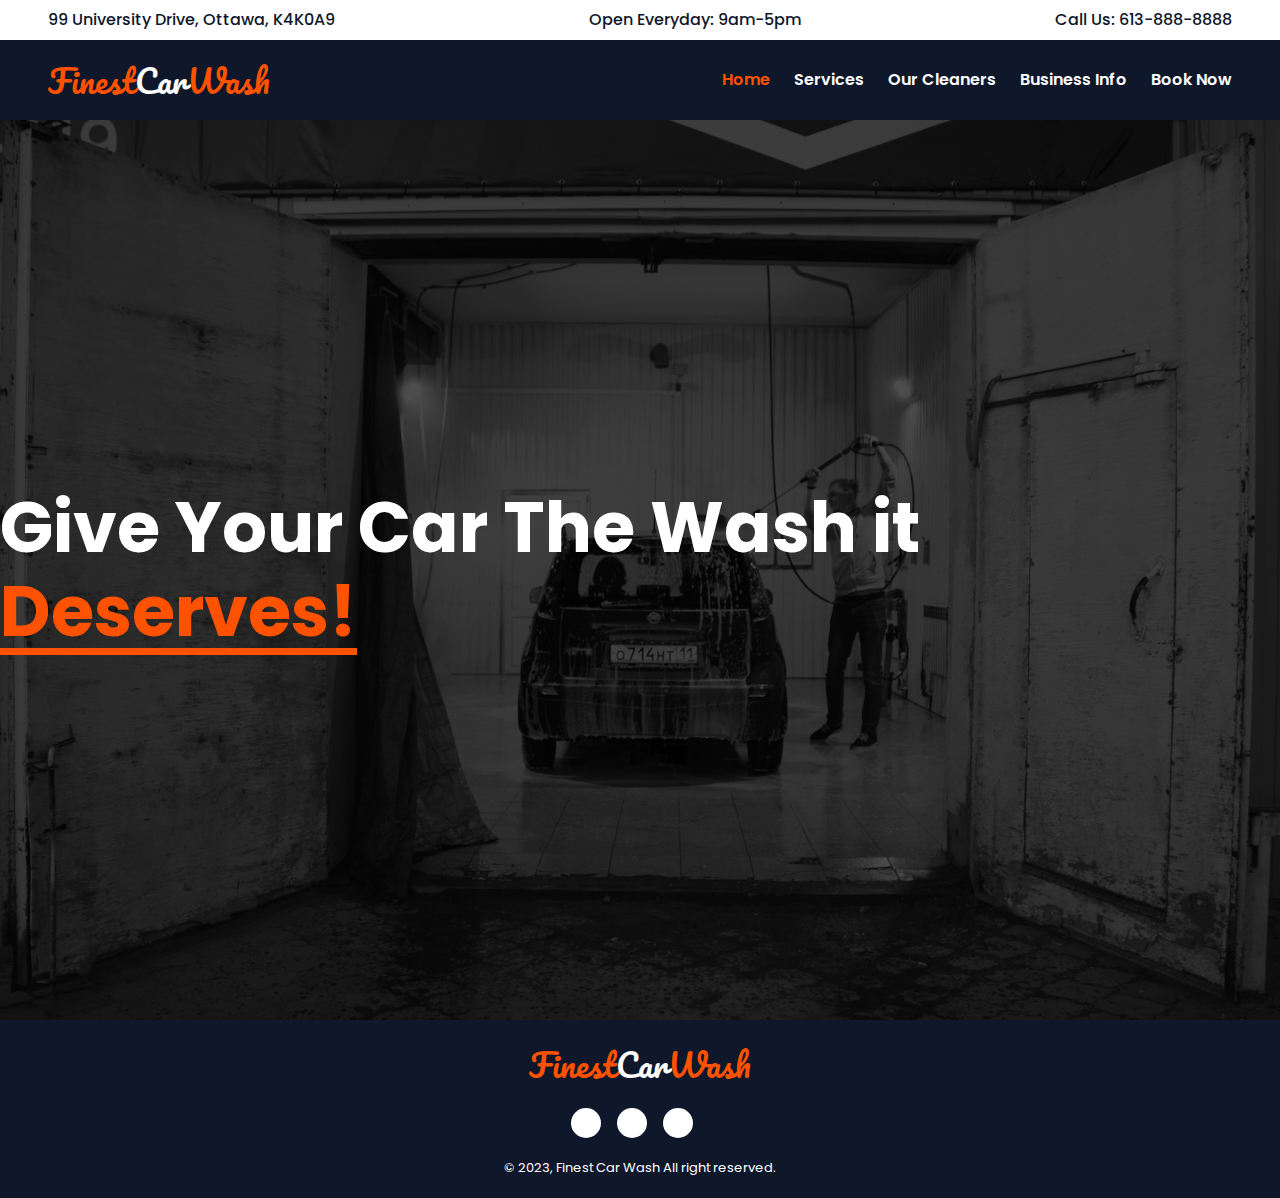
<file: index.html>
<!DOCTYPE html>
<html lang="en">
  <head>
    <meta charset="UTF-8" />
    <meta http-equiv="X-UA-Compatible" content="IE=edge" />
    <meta name="viewport" content="width=device-width, initial-scale=1.0" />

    <!-- favicon linkup -->
    <link rel="shortcut icon" href="./images/car.png" type="image/x-icon" />

    <!-- document title -->
    <title>Home - Finest Car Washing</title>

    <!-- Google fonts linkup -->
    <link rel="preconnect" href="https://fonts.googleapis.com" />
    <link rel="preconnect" href="https://fonts.gstatic.com" crossorigin />
    <link
      href="https://fonts.googleapis.com/css2?family=Pacifico&family=Poppins:wght@100;200;300;400;500;600;700;800;900&display=swap"
      rel="stylesheet"
    />

    <!-- Font Awesome CDN -->
    <link
      rel="stylesheet"
      href="https://cdnjs.cloudflare.com/ajax/libs/font-awesome/6.4.0/css/all.min.css"
      integrity="sha512-iecdLmaskl7CVkqkXNQ/ZH/XLlvWZOJyj7Yy7tcenmpD1ypASozpmT/E0iPtmFIB46ZmdtAc9eNBvH0H/ZpiBw=="
      crossorigin="anonymous"
      referrerpolicy="no-referrer"
    />

    <!-- Bootstrap Linkup -->
    <link rel="stylesheet" href="./css/bootstrap.min.css" />

    <!-- css linkup -->
    <link rel="stylesheet" href="./css/style.css" />
  </head>
  <body>
    <!-- Navbar -->
    <nav>
      <!-- TopBar -->
      <div
        class="topbar bg-white d-flex justify-content-between align-items-center ps-5 pe-5"
      >
        <div class="text-start">
          <p>99 University Drive, Ottawa, K4K0A9</p>
        </div>
        <div class="text-center">
          <p>Open Everyday: 9am-5pm</p>
        </div>
        <div class="text-end">
          <p>Call Us: 613-888-8888</p>
        </div>
      </div>

      <!-- navbar -->
      <div class="navbar ps-5 pe-5">
        <div
          class="container-fluid d-flex justify-content-between align-items-center p-0"
        >
          <!-- left side -->
          <div class="nav_left">
            <span class="logo">
              <a href="#" class="fs-2"
                >Finest<span class="text-white">Car</span>Wash</a
              >
            </span>
          </div>
          <!-- right side -->
          <div class="nav_right">
            <ul class="d-flex align-items-center gutter-6">
              <li class="ms-4">
                <a
                  href="#"
                  class="active-page text-white fw-semibold fs-6 position-relative"
                  >Home</a
                >
              </li>
              <li class="ms-4">
                <a
                  href="./services.html"
                  class="text-white fw-semibold fs-6 position-relative"
                  >Services
                </a>
              </li>
              <li class="ms-4">
                <a
                  href="./cleaners.html"
                  class="text-white fw-semibold fs-6 position-relative"
                  >Our Cleaners</a
                >
              </li>
              <li class="ms-4">
                <a
                  href="./business-info.html"
                  class="text-white fw-semibold fs-6 position-relative"
                  >Business Info</a
                >
              </li>
              <li class="ms-4">
                <a
                  href="./booknow.html"
                  class="text-white fw-semibold fs-6 position-relative"
                  >Book Now</a
                >
              </li>
            </ul>
          </div>
        </div>
      </div>
    </nav>

    <!-- Banner Section -->
    <section class="banner">
      <h1 class="header_title">
        Give Your Car The Wash it <span class="underline-text">Deserves!</span>
      </h1>
    </section>

    <!-- Footer -->
    <footer>
      <span class="logo">
        <a href="#" class="fs-2"
          >Finest<span class="text-white">Car</span>Wash</a
        >
      </span>

      <div
        class="social_links d-flex justify-content-between align-items-center"
      >
        <div
          class="bg-white me-3 d-flex justify-content-center rounded-circle align-items-center w-full"
        >
          <a href="#">
            <i class="fa-brands fa-facebook"></i>
          </a>
        </div>

        <div
          class="bg-white me-3 d-flex justify-content-center rounded-circle align-items-center w-full"
        >
          <a href="#">
            <i class="fa-brands fa-instagram"></i>
          </a>
        </div>

        <div
          class="bg-white me-3 d-flex justify-content-center rounded-circle align-items-center w-full"
        >
          <a href="#">
            <i class="fa-brands fa-twitter"></i>
          </a>
        </div>
      </div>

      <p class="text-white">&copy; 2023, Finest Car Wash All right reserved.</p>
    </footer>

    <!-- Js file linkup -->
    <script src="./js/app.js"></script>
    <!-- Bootstrap JS -->
    <script src="./js/bootstrap.min.js"></script>
  </body>
</html>
</file>
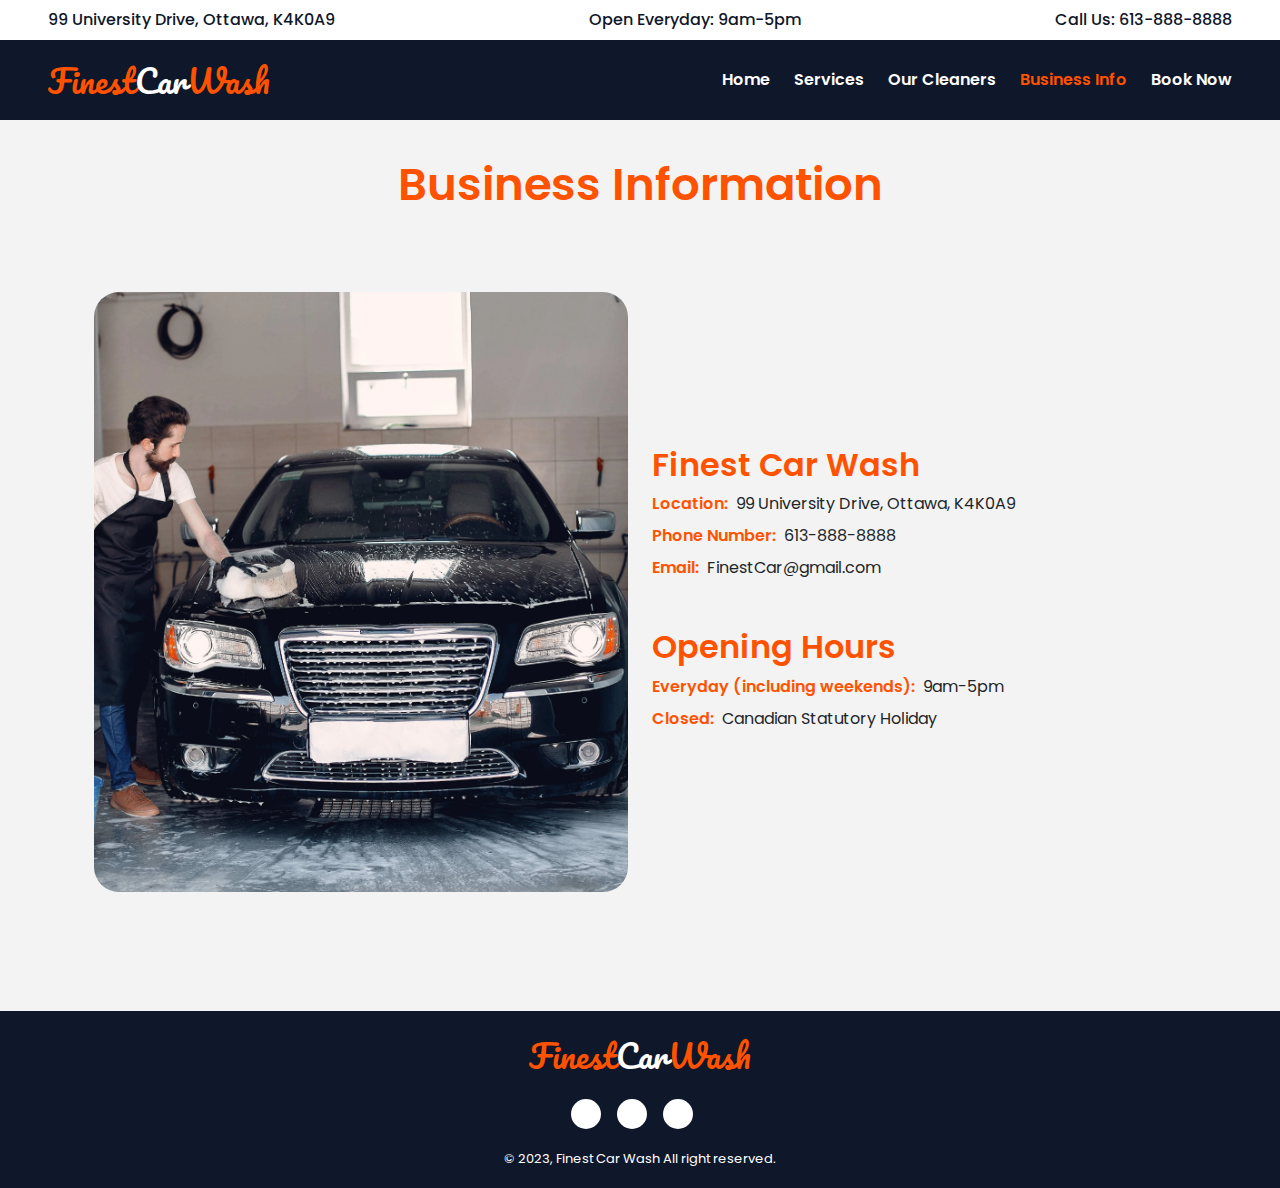
<file: business-info.html>
<!DOCTYPE html>
<html lang="en">
  <head>
    <meta charset="UTF-8" />
    <meta http-equiv="X-UA-Compatible" content="IE=edge" />
    <meta name="viewport" content="width=device-width, initial-scale=1.0" />
    <!-- favicon linkup -->
    <link rel="shortcut icon" href="./images/car.png" type="image/x-icon" />

    <!-- document title -->
    <title>Business Information - Finest Car Washing</title>

    <!-- Google fonts linkup -->
    <link rel="preconnect" href="https://fonts.googleapis.com" />
    <link rel="preconnect" href="https://fonts.gstatic.com" crossorigin />
    <link
      href="https://fonts.googleapis.com/css2?family=Pacifico&family=Poppins:wght@100;200;300;400;500;600;700;800;900&display=swap"
      rel="stylesheet"
    />

    <!-- Font Awesome CDN -->
    <link
      rel="stylesheet"
      href="https://cdnjs.cloudflare.com/ajax/libs/font-awesome/6.4.0/css/all.min.css"
      integrity="sha512-iecdLmaskl7CVkqkXNQ/ZH/XLlvWZOJyj7Yy7tcenmpD1ypASozpmT/E0iPtmFIB46ZmdtAc9eNBvH0H/ZpiBw=="
      crossorigin="anonymous"
      referrerpolicy="no-referrer"
    />

    <!-- Bootstrap Linkup -->
    <link rel="stylesheet" href="./css/bootstrap.min.css" />

    <!-- css linkup -->
    <link rel="stylesheet" href="./css/style.css" />
  </head>
  <body>
    <!-- Navbar -->
    <nav>
      <!-- TopBar -->
      <div
        class="topbar bg-white d-flex justify-content-between align-items-center ps-5 pe-5"
      >
        <div class="text-start">
          <p>99 University Drive, Ottawa, K4K0A9</p>
        </div>
        <div class="text-center">
          <p>Open Everyday: 9am-5pm</p>
        </div>
        <div class="text-end">
          <p>Call Us: 613-888-8888</p>
        </div>
      </div>

      <!-- navbar -->
      <div class="navbar ps-5 pe-5">
        <div
          class="container-fluid d-flex justify-content-between align-items-center p-0"
        >
          <!-- left side -->
          <div class="nav_left">
            <span class="logo">
              <a href="./index.html" class="fs-2"
                >Finest<span class="text-white">Car</span>Wash</a
              >
            </span>
          </div>
          <!-- right side -->
          <div class="nav_right">
            <ul class="d-flex align-items-center gutter-6">
              <li class="ms-4">
                <a
                  href="./index.html"
                  class="text-white fw-semibold fs-6 position-relative"
                  >Home</a
                >
              </li>
              <li class="ms-4">
                <a
                  href="./services.html"
                  class="text-white fw-semibold fs-6 position-relative"
                  >Services
                </a>
              </li>
              <li class="ms-4">
                <a
                  href="./cleaners.html"
                  class="text-white fw-semibold fs-6 position-relative"
                  >Our Cleaners</a
                >
              </li>
              <li class="ms-4">
                <a
                  href="#"
                  class="active-page text-white fw-semibold fs-6 position-relative"
                  >Business Info</a
                >
              </li>
              <li class="ms-4">
                <a
                  href="./booknow.html"
                  class="text-white fw-semibold fs-6 position-relative"
                  >Book Now</a
                >
              </li>
            </ul>
          </div>
        </div>
      </div>
    </nav>

    <!-- Section Start -->
    <section id="business_info">
      <!-- title -->
      <div class="section_heading">
        <h1 class="section_title text-center">Business Information</h1>
      </div>

      <!-- container start -->
      <div class="container">
        <div
          class="bi_content_container row d-flex align-items-center justify-content-between"
          style="margin: 80px 0"
        >
          <!-- left side -->
          <div class="bi_left col-md-6">
            <img src="./images/business-info.webp" alt="business-info" />
          </div>
          <!-- right side -->
          <div class="bi_right col-md-6">
            <!-- company name -->
            <h2 class="fs-2 mb-2">Finest Car Wash</h2>

            <!-- informations -->
            <p class="fs-6 mb-2">
              <span class="me-1">Location:</span> 99 University Drive, Ottawa,
              K4K0A9
            </p>
            <p class="fs-6 mb-2">
              <span class="me-1">Phone Number:</span> 613-888-8888
            </p>
            <p class="fs-6 mb-2">
              <span class="me-1">Email:</span> FinestCar@gmail.com
            </p>

            <div class="mt-5">
              <!-- Opening Hours -->
              <h2 class="fs-2 mb-2">Opening Hours</h2>
              <p class="fs-6 mb-2">
                <span class="me-1">Everyday (including weekends):</span> 9am-5pm
              </p>
              <p class="fs-6 mb-2">
                <span class="me-1">Closed:</span> Canadian Statutory Holiday
              </p>
            </div>
          </div>
        </div>
      </div>
      <!-- container end -->
    </section>
    <!-- Section End -->

    <!-- Footer -->
    <footer>
      <span class="logo">
        <a href="./index.html" class="fs-2"
          >Finest<span class="text-white">Car</span>Wash</a
        >
      </span>

      <div
        class="social_links d-flex justify-content-between align-items-center"
      >
        <div
          class="bg-white me-3 d-flex justify-content-center rounded-circle align-items-center w-full"
        >
          <a href="#">
            <i class="fa-brands fa-facebook"></i>
          </a>
        </div>

        <div
          class="bg-white me-3 d-flex justify-content-center rounded-circle align-items-center w-full"
        >
          <a href="#">
            <i class="fa-brands fa-instagram"></i>
          </a>
        </div>

        <div
          class="bg-white me-3 d-flex justify-content-center rounded-circle align-items-center w-full"
        >
          <a href="#">
            <i class="fa-brands fa-twitter"></i>
          </a>
        </div>
      </div>

      <p class="text-white">&copy; 2023, Finest Car Wash All right reserved.</p>
    </footer>

    <!-- Js file linkup -->
    <script src="./js/app.js"></script>
    <!-- Bootstrap JS -->
    <script src="./js/bootstrap.min.js"></script>
  </body>
</html>
</file>
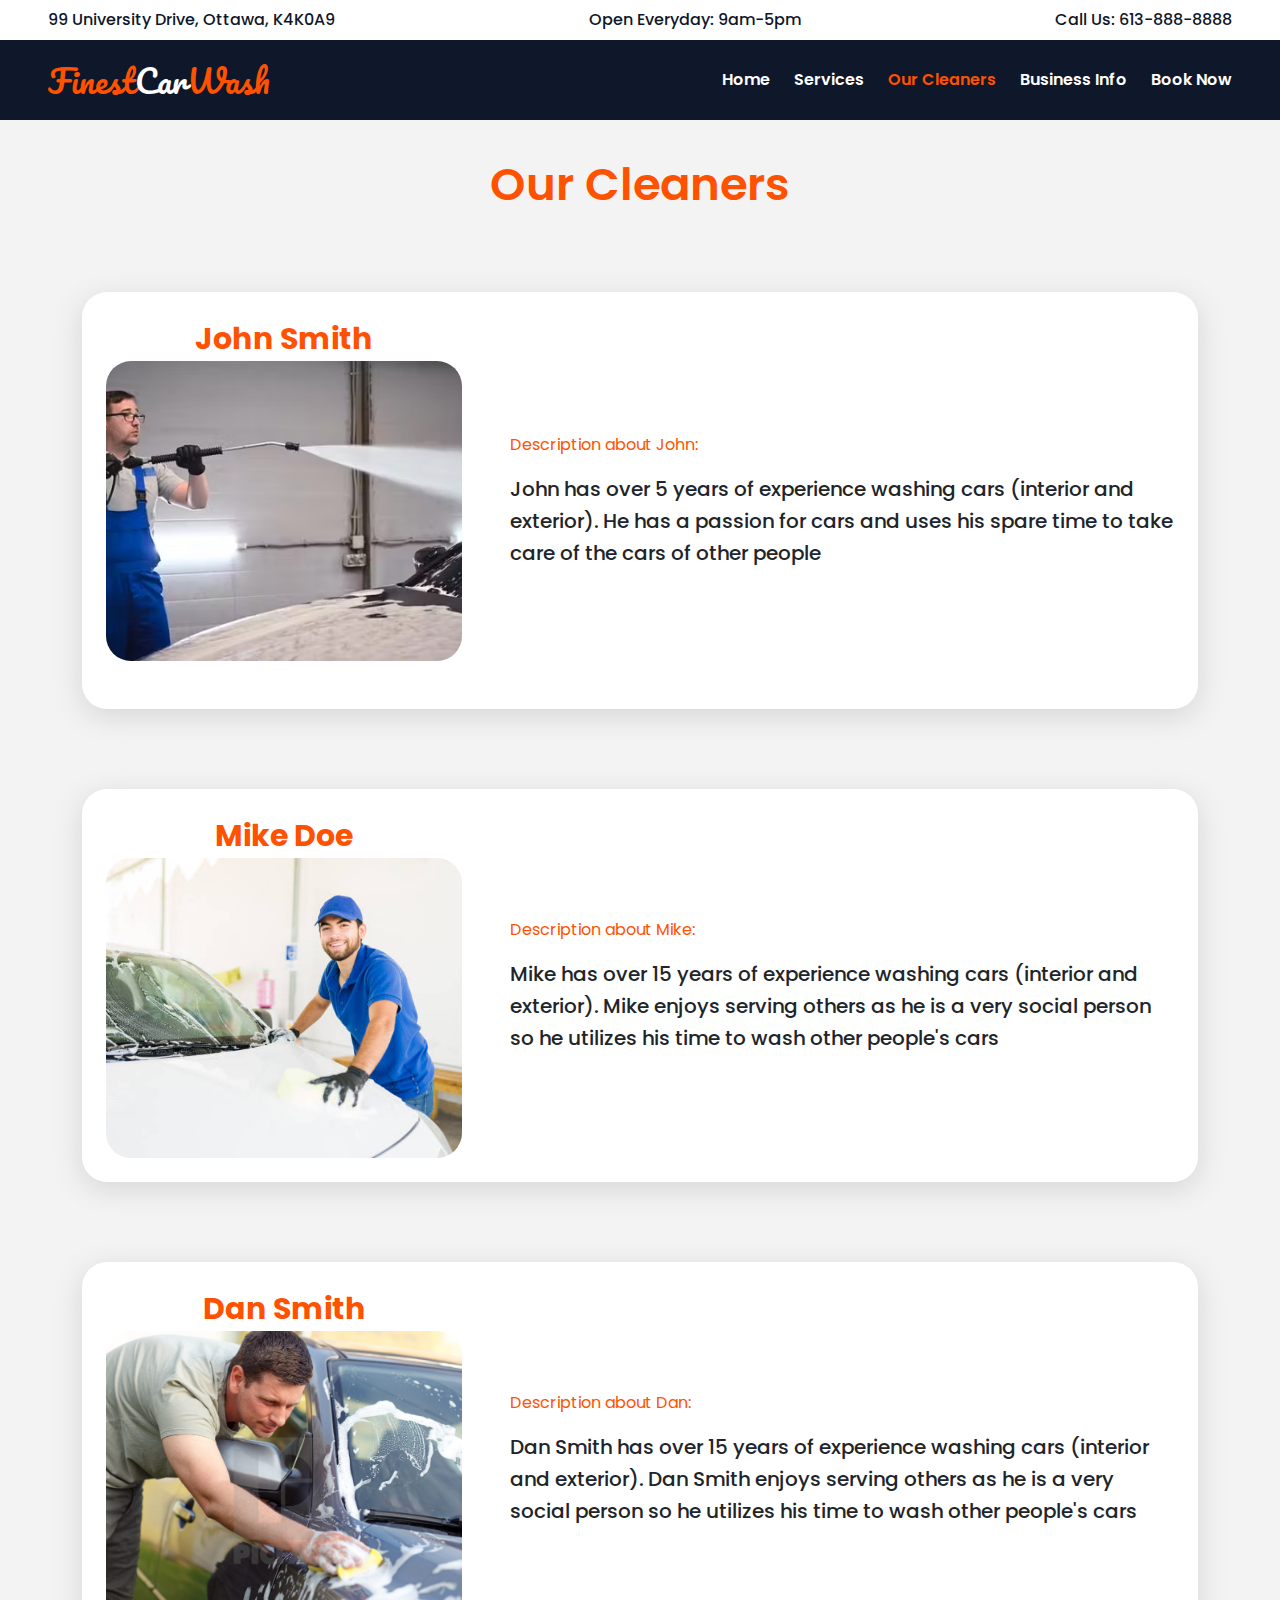
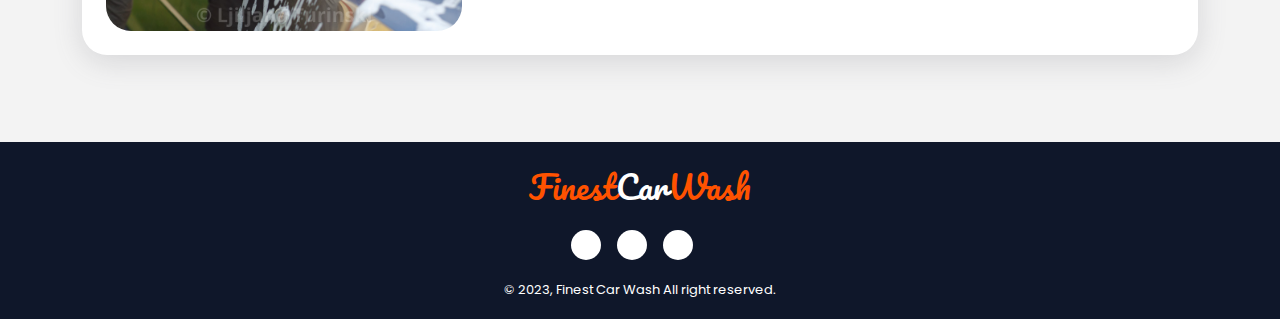
<file: cleaners.html>
<!DOCTYPE html>
<html lang="en">
  <head>
    <meta charset="UTF-8" />
    <meta http-equiv="X-UA-Compatible" content="IE=edge" />
    <meta name="viewport" content="width=device-width, initial-scale=1.0" />
    <!-- favicon linkup -->
    <link rel="shortcut icon" href="./images/car.png" type="image/x-icon" />

    <!-- document title -->
    <title>Our Cleaners - Finest Car Washing</title>

    <!-- Google fonts linkup -->
    <link rel="preconnect" href="https://fonts.googleapis.com" />
    <link rel="preconnect" href="https://fonts.gstatic.com" crossorigin />
    <link
      href="https://fonts.googleapis.com/css2?family=Pacifico&family=Poppins:wght@100;200;300;400;500;600;700;800;900&display=swap"
      rel="stylesheet"
    />

    <!-- Font Awesome CDN -->
    <link
      rel="stylesheet"
      href="https://cdnjs.cloudflare.com/ajax/libs/font-awesome/6.4.0/css/all.min.css"
      integrity="sha512-iecdLmaskl7CVkqkXNQ/ZH/XLlvWZOJyj7Yy7tcenmpD1ypASozpmT/E0iPtmFIB46ZmdtAc9eNBvH0H/ZpiBw=="
      crossorigin="anonymous"
      referrerpolicy="no-referrer"
    />

    <!-- Bootstrap Linkup -->
    <link rel="stylesheet" href="./css/bootstrap.min.css" />

    <!-- css linkup -->
    <link rel="stylesheet" href="./css/style.css" />
  </head>
  <body>
    <!-- Navbar -->
    <nav>
      <!-- TopBar -->
      <div
        class="topbar bg-white d-flex justify-content-between align-items-center ps-5 pe-5"
      >
        <div class="text-start">
          <p>99 University Drive, Ottawa, K4K0A9</p>
        </div>
        <div class="text-center">
          <p>Open Everyday: 9am-5pm</p>
        </div>
        <div class="text-end">
          <p>Call Us: 613-888-8888</p>
        </div>
      </div>

      <!-- navbar -->
      <div class="navbar ps-5 pe-5">
        <div
          class="container-fluid d-flex justify-content-between align-items-center p-0"
        >
          <!-- left side -->
          <div class="nav_left">
            <span class="logo">
              <a href="./index.html" class="fs-2"
                >Finest<span class="text-white">Car</span>Wash</a
              >
            </span>
          </div>
          <!-- right side -->
          <div class="nav_right">
            <ul class="d-flex align-items-center gutter-6">
              <li class="ms-4">
                <a
                  href="./index.html"
                  class="text-white fw-semibold fs-6 position-relative"
                  >Home</a
                >
              </li>
              <li class="ms-4">
                <a
                  href="./services.html"
                  class="text-white fw-semibold fs-6 position-relative"
                  >Services
                </a>
              </li>
              <li class="ms-4">
                <a
                  href="#"
                  class="active-page text-white fw-semibold fs-6 position-relative"
                  >Our Cleaners</a
                >
              </li>
              <li class="ms-4">
                <a
                  href="./business-info.html"
                  class="text-white fw-semibold fs-6 position-relative"
                  >Business Info</a
                >
              </li>
              <li class="ms-4">
                <a
                  href="./booknow.html"
                  class="text-white fw-semibold fs-6 position-relative"
                  >Book Now</a
                >
              </li>
            </ul>
          </div>
        </div>
      </div>
    </nav>

    <!-- Section Start -->
    <section id="cleaners">
      <!-- title -->
      <div class="section_heading">
        <h1 class="section_title text-center">Our Cleaners</h1>
      </div>

      <!-- container -->
      <div class="container">
        <!-- cleaner car -->
        <div
          class="cleaner_card bg-white p-4 d-flex align-items-center justify-content-between"
        >
          <!-- left side -->
          <div class="cc_left me-5 col-md-4 text-center mb-4">
            <p>John Smith</p>
            <img src="./images/car-washer-1.avif" alt="cleaner" />
          </div>

          <!-- right side -->
          <div class="cc_right col-md-8 pe-5">
            <span class="fs-6 mb-3 d-block">Description about John:</span>
            <p class="fs-5">
              John has over 5 years of experience washing cars (interior and
              exterior). He has a passion for cars and uses his spare time to
              take care of the cars of other people
            </p>
          </div>
        </div>

        <!-- cleaner car -->
        <div
          class="cleaner_card bg-white p-4 d-flex align-items-center justify-content-between"
        >
          <!-- left side -->
          <div class="cc_left me-5 col-md-4 text-center">
            <p>Mike Doe</p>
            <img src="./images/our-cleaner-2.jpg" alt="cleaner" />
          </div>

          <!-- right side -->
          <div class="cc_right col-md-8 pe-5">
            <span class="fs-6 mb-3 d-block">Description about Mike:</span>
            <p class="fs-5">
              Mike has over 15 years of experience washing cars (interior and
              exterior). Mike enjoys serving others as he is a very social
              person so he utilizes his time to wash other people's cars
            </p>
          </div>
        </div>

        <!-- cleaner car -->
        <div
          class="cleaner_card bg-white p-4 d-flex align-items-center justify-content-between mb-5"
        >
          <!-- left side -->
          <div class="cc_left me-5 col-md-4 text-center">
            <p>Dan Smith</p>
            <img src="./images/our-cleaner-3.jpg" alt="cleaner" />
          </div>

          <!-- right side -->
          <div class="cc_right col-md-8 pe-5">
            <span class="fs-6 mb-3 d-block">Description about Dan:</span>
            <p class="fs-5">
              Dan Smith has over 15 years of experience washing cars (interior
              and exterior). Dan Smith enjoys serving others as he is a very
              social person so he utilizes his time to wash other people's cars
            </p>
          </div>
        </div>
      </div>
      <!-- Container end -->
    </section>
    <!-- Section End -->

    <!-- Footer -->
    <footer>
      <span class="logo">
        <a href="./index.html" class="fs-2"
          >Finest<span class="text-white">Car</span>Wash</a
        >
      </span>

      <div
        class="social_links d-flex justify-content-between align-items-center"
      >
        <div
          class="bg-white me-3 d-flex justify-content-center rounded-circle align-items-center w-full"
        >
          <a href="#">
            <i class="fa-brands fa-facebook"></i>
          </a>
        </div>

        <div
          class="bg-white me-3 d-flex justify-content-center rounded-circle align-items-center w-full"
        >
          <a href="#">
            <i class="fa-brands fa-instagram"></i>
          </a>
        </div>

        <div
          class="bg-white me-3 d-flex justify-content-center rounded-circle align-items-center w-full"
        >
          <a href="#">
            <i class="fa-brands fa-twitter"></i>
          </a>
        </div>
      </div>

      <p class="text-white">&copy; 2023, Finest Car Wash All right reserved.</p>
    </footer>

    <!-- Js file linkup -->
    <script src="./js/app.js"></script>
    <!-- Bootstrap JS -->
    <script src="./js/bootstrap.min.js"></script>
  </body>
</html>
</file>
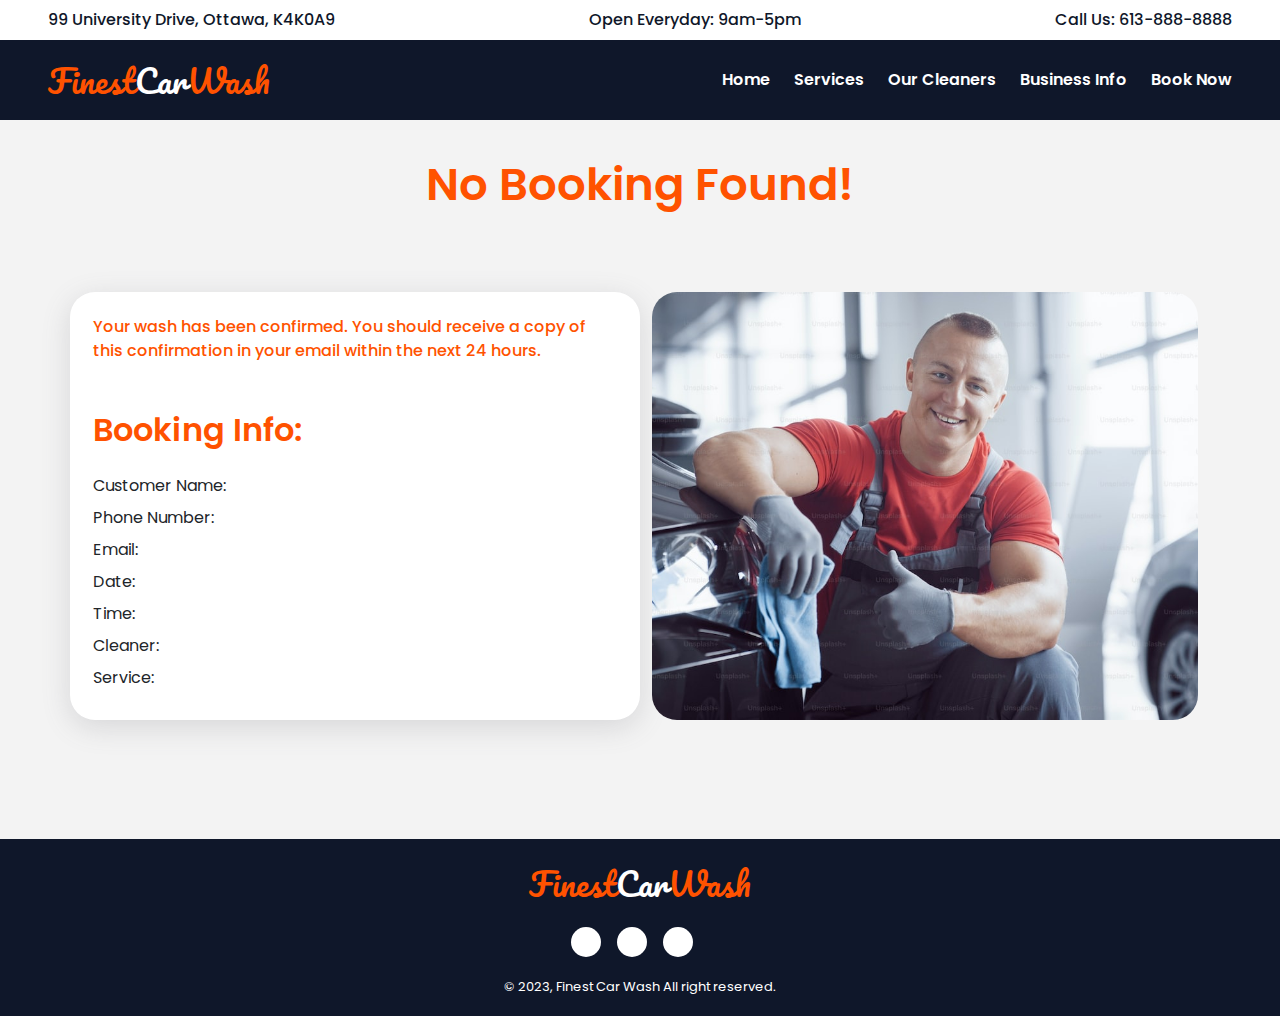
<file: confirmbooking.html>
<!DOCTYPE html>
<html lang="en">
  <head>
    <meta charset="UTF-8" />
    <meta http-equiv="X-UA-Compatible" content="IE=edge" />
    <meta name="viewport" content="width=device-width, initial-scale=1.0" />
    <!-- favicon linkup -->
    <link rel="shortcut icon" href="./images/car.png" type="image/x-icon" />

    <!-- document title -->
    <title>Confirm Booking - Finest Car Washing</title>

    <!-- Google fonts linkup -->
    <link rel="preconnect" href="https://fonts.googleapis.com" />
    <link rel="preconnect" href="https://fonts.gstatic.com" crossorigin />
    <link
      href="https://fonts.googleapis.com/css2?family=Pacifico&family=Poppins:wght@100;200;300;400;500;600;700;800;900&display=swap"
      rel="stylesheet"
    />

    <!-- Font Awesome CDN -->
    <link
      rel="stylesheet"
      href="https://cdnjs.cloudflare.com/ajax/libs/font-awesome/6.4.0/css/all.min.css"
      integrity="sha512-iecdLmaskl7CVkqkXNQ/ZH/XLlvWZOJyj7Yy7tcenmpD1ypASozpmT/E0iPtmFIB46ZmdtAc9eNBvH0H/ZpiBw=="
      crossorigin="anonymous"
      referrerpolicy="no-referrer"
    />

    <!-- Bootstrap Linkup -->
    <link rel="stylesheet" href="./css/bootstrap.min.css" />

    <!-- css linkup -->
    <link rel="stylesheet" href="./css/style.css" />
  </head>
  <body>
    <!-- Navbar -->
    <nav>
      <!-- TopBar -->
      <div
        class="topbar bg-white d-flex justify-content-between align-items-center ps-5 pe-5"
      >
        <div class="text-start">
          <p>99 University Drive, Ottawa, K4K0A9</p>
        </div>
        <div class="text-center">
          <p>Open Everyday: 9am-5pm</p>
        </div>
        <div class="text-end">
          <p>Call Us: 613-888-8888</p>
        </div>
      </div>

      <!-- navbar -->
      <div class="navbar ps-5 pe-5">
        <div
          class="container-fluid d-flex justify-content-between align-items-center p-0"
        >
          <!-- left side -->
          <div class="nav_left">
            <span class="logo">
              <a href="./index.html" class="fs-2"
                >Finest<span class="text-white">Car</span>Wash</a
              >
            </span>
          </div>
          <!-- right side -->
          <div class="nav_right">
            <ul class="d-flex align-items-center gutter-6">
              <li class="ms-4">
                <a
                  href="./index.html"
                  class="text-white fw-semibold fs-6 position-relative"
                  >Home</a
                >
              </li>
              <li class="ms-4">
                <a
                  href="./services.html"
                  class="text-white fw-semibold fs-6 position-relative"
                  >Services
                </a>
              </li>
              <li class="ms-4">
                <a
                  href="./cleaners.html"
                  class="text-white fw-semibold fs-6 position-relative"
                  >Our Cleaners</a
                >
              </li>
              <li class="ms-4">
                <a
                  href="./business-info.html"
                  class="text-white fw-semibold fs-6 position-relative"
                  >Business Info</a
                >
              </li>
              <li class="ms-4">
                <a
                  href="./booknow.html"
                  class="text-white fw-semibold fs-6 position-relative"
                  >Book Now</a
                >
              </li>
            </ul>
          </div>
        </div>
      </div>
    </nav>

    <section id="confirm_booking">
      <!-- title -->
      <div class="section_heading">
        <h1 class="section_title text-center" id="updated_title">
          No Booking Found!
        </h1>
      </div>

      <!-- container start -->
      <div class="container">
        <div class="cb_content_container d-flex justify-content-between">
          <div class="row">
            <!-- left side -->
            <div class="cb_left col-md-6">
              <!-- desc -->
              <div class="cb_desc">
                <p class="mb-4 fs-6">
                  Your wash has been confirmed. You should receive a copy of
                  this confirmation in your email within the next 24 hours.
                </p>
              </div>

              <!-- heading -->
              <h1 class="bookinginfo_heading fs-2 mt-4 mb-4">Booking Info:</h1>

              <!-- booking details -->
              <div class="booking_details">
                <!-- Name -->
                <p class="mb-2 fs-6">
                  Customer Name: <span id="customer_name"></span>
                </p>

                <!-- Phone -->
                <p class="mb-2 fs-6">
                  Phone Number: <span id="customer_number"></span>
                </p>

                <!-- Email -->
                <p class="mb-2 fs-6">
                  Email: <span id="customer_email"></span>
                </p>

                <!-- Date -->
                <p class="mb-2 fs-6">Date: <span id="cleaning_date"></span></p>

                <!-- Time -->
                <p class="mb-2 fs-6">Time: <span id="cleaning_time"></span></p>

                <!-- cleaner -->
                <p class="mb-2 fs-6">
                  Cleaner: <span id="choosed_cleaner"></span>
                </p>

                <!-- cleaner -->
                <p class="mb-2 fs-6">
                  Service: <span id="choosed_service"></span>
                </p>
              </div>
            </div>

            <!-- right side -->
            <div class="cb_right col-md-6">
              <img src="./images/thumbs-up.jpg" alt="thumbs-up" />
            </div>
          </div>
        </div>
      </div>
      <!-- container end -->
    </section>

    <!-- Footer -->
    <footer>
      <span class="logo">
        <a href="./index.html" class="fs-2"
          >Finest<span class="text-white">Car</span>Wash</a
        >
      </span>

      <div
        class="social_links d-flex justify-content-between align-items-center"
      >
        <div
          class="bg-white me-3 d-flex justify-content-center rounded-circle align-items-center w-full"
        >
          <a href="#">
            <i class="fa-brands fa-facebook"></i>
          </a>
        </div>

        <div
          class="bg-white me-3 d-flex justify-content-center rounded-circle align-items-center w-full"
        >
          <a href="#">
            <i class="fa-brands fa-instagram"></i>
          </a>
        </div>

        <div
          class="bg-white me-3 d-flex justify-content-center rounded-circle align-items-center w-full"
        >
          <a href="#">
            <i class="fa-brands fa-twitter"></i>
          </a>
        </div>
      </div>

      <p class="text-white">&copy; 2023, Finest Car Wash All right reserved.</p>
    </footer>

    <!-- Js file linkup -->
    <script src="./js/app.js"></script>
    <!-- Bootstrap JS -->
    <script src="./js/bootstrap.min.js"></script>
  </body>
</html>
</file>
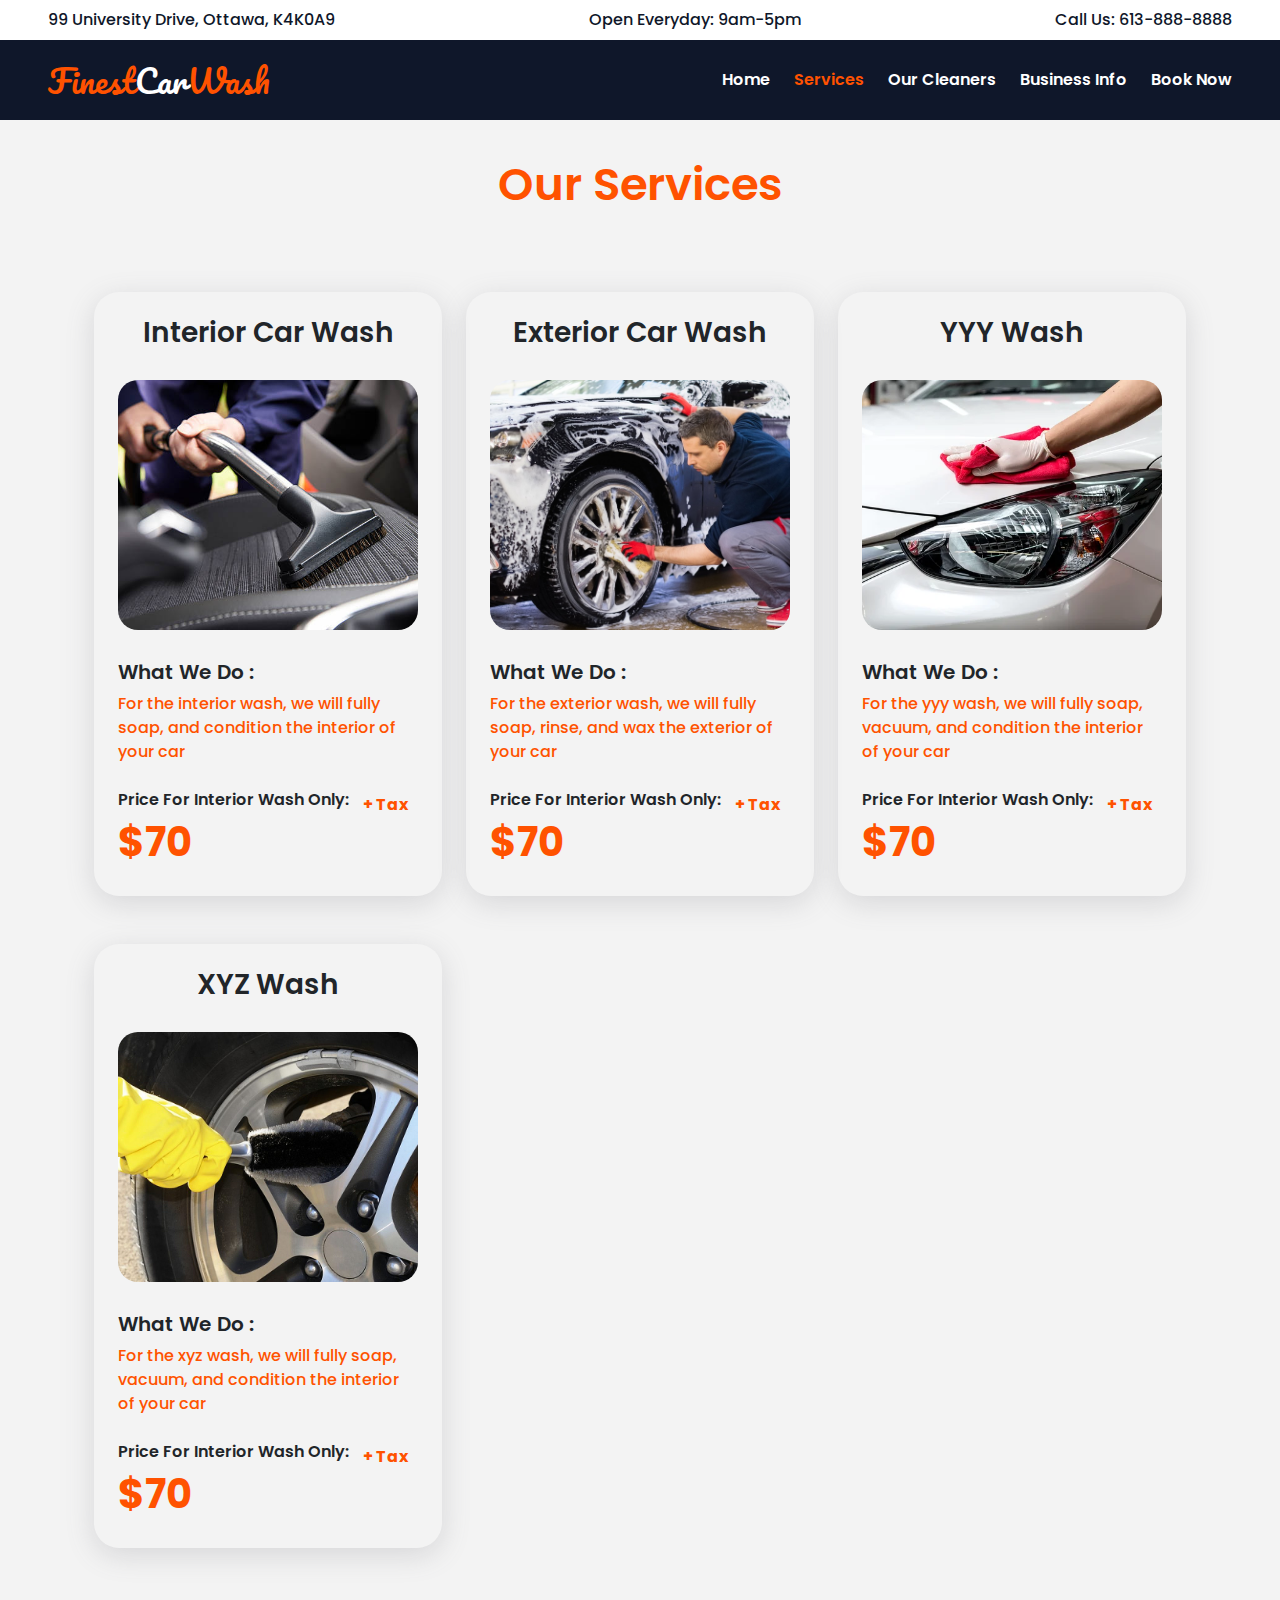
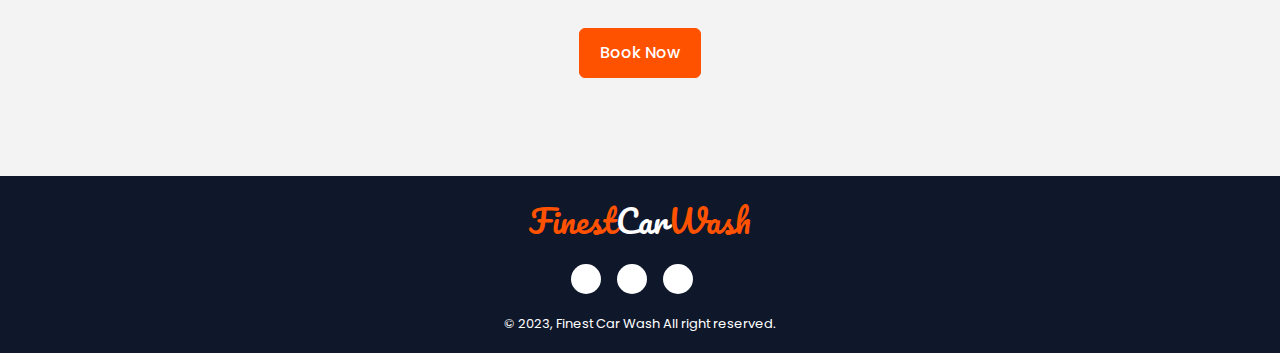
<file: services.html>
<!DOCTYPE html>
<html lang="en">
  <head>
    <meta charset="UTF-8" />
    <meta http-equiv="X-UA-Compatible" content="IE=edge" />
    <meta name="viewport" content="width=device-width, initial-scale=1.0" />
    <!-- favicon linkup -->
    <link rel="shortcut icon" href="./images/car.png" type="image/x-icon" />

    <!-- document title -->
    <title>Our Services - Finest Car Washing</title>

    <!-- Google fonts linkup -->
    <link rel="preconnect" href="https://fonts.googleapis.com" />
    <link rel="preconnect" href="https://fonts.gstatic.com" crossorigin />
    <link
      href="https://fonts.googleapis.com/css2?family=Pacifico&family=Poppins:wght@100;200;300;400;500;600;700;800;900&display=swap"
      rel="stylesheet"
    />

    <!-- Font Awesome CDN -->
    <link
      rel="stylesheet"
      href="https://cdnjs.cloudflare.com/ajax/libs/font-awesome/6.4.0/css/all.min.css"
      integrity="sha512-iecdLmaskl7CVkqkXNQ/ZH/XLlvWZOJyj7Yy7tcenmpD1ypASozpmT/E0iPtmFIB46ZmdtAc9eNBvH0H/ZpiBw=="
      crossorigin="anonymous"
      referrerpolicy="no-referrer"
    />

    <!-- Bootstrap Linkup -->
    <link rel="stylesheet" href="./css/bootstrap.min.css" />

    <!-- css linkup -->
    <link rel="stylesheet" href="./css/style.css" />
  </head>
  <body>
    <!-- Navbar -->
    <nav>
      <!-- TopBar -->
      <div
        class="topbar bg-white d-flex justify-content-between align-items-center ps-5 pe-5"
      >
        <div class="text-start">
          <p>99 University Drive, Ottawa, K4K0A9</p>
        </div>
        <div class="text-center">
          <p>Open Everyday: 9am-5pm</p>
        </div>
        <div class="text-end">
          <p>Call Us: 613-888-8888</p>
        </div>
      </div>

      <!-- navbar -->
      <div class="navbar ps-5 pe-5">
        <div
          class="container-fluid d-flex justify-content-between align-items-center p-0"
        >
          <!-- left side -->
          <div class="nav_left">
            <span class="logo">
              <a href="./index.html" class="fs-2"
                >Finest<span class="text-white">Car</span>Wash</a
              >
            </span>
          </div>
          <!-- right side -->
          <div class="nav_right">
            <ul class="d-flex align-items-center gutter-6">
              <li class="ms-4">
                <a
                  href="./index.html"
                  class="text-white fw-semibold fs-6 position-relative"
                  >Home</a
                >
              </li>
              <li class="ms-4">
                <a
                  href="#"
                  class="active-page text-white fw-semibold fs-6 position-relative"
                  >Services
                </a>
              </li>
              <li class="ms-4">
                <a
                  href="./cleaners.html"
                  class="text-white fw-semibold fs-6 position-relative"
                  >Our Cleaners</a
                >
              </li>
              <li class="ms-4">
                <a
                  href="./business-info.html"
                  class="text-white fw-semibold fs-6 position-relative"
                  >Business Info</a
                >
              </li>
              <li class="ms-4">
                <a
                  href="./booknow.html"
                  class="text-white fw-semibold fs-6 position-relative"
                  >Book Now</a
                >
              </li>
            </ul>
          </div>
        </div>
      </div>
    </nav>

    <!-- Section Start -->
    <section id="services">
      <!-- title -->
      <div class="section_heading">
        <h1 class="section_title text-center">Our Services</h1>
      </div>

      <!-- container -->
      <div class="container">
        <div
          class="service_content_container d-flex justify-content-between row"
        >
          <div class="col-md-4">
            <div class="service_card p-4">
              <!-- heading -->
              <h1 class="sc_heading fs-3 text-center">Interior Car Wash</h1>

              <!-- image -->
              <div class="sc_image">
                <img src="./images/interior-wash.jpg" alt="interior-wash" />
              </div>

              <!-- Subheading -->
              <h2 class="sc_subheading fs-5 mb-2">What We Do :</h2>

              <!-- Description -->
              <div class="sc_desc fs-6 mb-4">
                <p>
                  For the interior wash, we will fully soap, and condition the
                  interior of your car
                </p>
              </div>

              <div class="sc_pricing position-relative">
                <p>
                  Price For Interior Wash Only: <span>$70</span>
                  <span class="tax fs-6">+ Tax</span>
                </p>
              </div>
            </div>
          </div>

          <div class="col-md-4">
            <div class="service_card p-4">
              <!-- heading -->
              <h1 class="sc_heading fs-3 text-center">Exterior Car Wash</h1>

              <!-- image -->
              <div class="sc_image">
                <img src="./images/extorior-wash.jpg" alt="interior-wash" />
              </div>

              <!-- Subheading -->
              <h2 class="sc_subheading fs-5 mb-2">What We Do :</h2>

              <!-- Description -->
              <div class="sc_desc fs-6 mb-4">
                <p>
                  For the exterior wash, we will fully soap, rinse, and wax the
                  exterior of your car
                </p>
              </div>

              <div class="sc_pricing position-relative">
                <p>
                  Price For Interior Wash Only: <span>$70</span>
                  <span class="tax fs-6">+ Tax</span>
                </p>
              </div>
            </div>
          </div>

          <div class="col-md-4">
            <div class="service_card p-4">
              <!-- heading -->
              <h1 class="sc_heading fs-3 text-center">YYY Wash</h1>

              <!-- image -->
              <div class="sc_image">
                <img src="./images/yyy-wash.webp" alt="yyy-wash" />
              </div>

              <!-- Subheading -->
              <h2 class="sc_subheading fs-5 mb-2">What We Do :</h2>

              <!-- Description -->
              <div class="sc_desc fs-6 mb-4">
                <p>
                  For the yyy wash, we will fully soap, vacuum, and condition
                  the interior of your car
                </p>
              </div>

              <div class="sc_pricing position-relative">
                <p class="">
                  Price For Interior Wash Only: <span>$70</span>
                  <span class="tax fs-6">+ Tax</span>
                </p>
              </div>
            </div>
          </div>

          <div class="col-md-4 mt-5">
            <div class="service_card p-4">
              <!-- heading -->
              <h1 class="sc_heading fs-3 text-center">XYZ Wash</h1>

              <!-- image -->
              <div class="sc_image">
                <img src="./images/xyz-clean.jpg" alt="xyz-wash" />
              </div>

              <!-- Subheading -->
              <h2 class="sc_subheading fs-5 mb-2">What We Do :</h2>

              <!-- Description -->
              <div class="sc_desc fs-6 mb-4">
                <p>
                  For the xyz wash, we will fully soap, vacuum, and condition
                  the interior of your car
                </p>
              </div>

              <div class="sc_pricing position-relative">
                <p class="">
                  Price For Interior Wash Only: <span>$70</span>
                  <span class="tax fs-6">+ Tax</span>
                </p>
              </div>
            </div>
          </div>
        </div>

        <div class="button_container">
          <a href="./booknow.html">
            <button class="btn text-white">Book Now</button>
          </a>
        </div>
      </div>
    </section>
    <!-- Section End -->

    <!-- Footer -->
    <footer>
      <span class="logo">
        <a href="./index.html" class="fs-2"
          >Finest<span class="text-white">Car</span>Wash</a
        >
      </span>

      <div
        class="social_links d-flex justify-content-between align-items-center"
      >
        <div
          class="bg-white me-3 d-flex justify-content-center rounded-circle align-items-center w-full"
        >
          <a href="#">
            <i class="fa-brands fa-facebook"></i>
          </a>
        </div>

        <div
          class="bg-white me-3 d-flex justify-content-center rounded-circle align-items-center w-full"
        >
          <a href="#">
            <i class="fa-brands fa-instagram"></i>
          </a>
        </div>

        <div
          class="bg-white me-3 d-flex justify-content-center rounded-circle align-items-center w-full"
        >
          <a href="#">
            <i class="fa-brands fa-twitter"></i>
          </a>
        </div>
      </div>

      <p class="text-white">&copy; 2023, Finest Car Wash All right reserved.</p>
    </footer>

    <!-- Js file linkup -->
    <script src="./js/app.js"></script>
    <!-- Bootstrap JS -->
    <script src="./js/bootstrap.min.js"></script>
  </body>
</html>
</file>
<file: css/style.css>
/* 
================================
Css Variables
================================
*/
:root {
  --theme-bg: #0f172a;
  --theme-color: #ff5200;
  --section-bg: #f3f3f3;
  --theme-boxShadow: rgba(100, 100, 111, 0.2) 0px 7px 29px 0px;
  --theme-borderRadius: 25px;
}

/* 
================================
Basic Css Reseting
================================
*/

html {
  -webkit-tap-highlight-color: transparent;
}

body {
  margin: 0;
  padding: 0;
  box-sizing: border-box;
  font-family: "Poppins", sans-serif;
}

img {
  width: 100%;
  height: 100%;
  object-fit: cover;
}

ul {
  padding: 0;
  margin: 0;
  list-style-type: none;
}

a {
  color: inherit;
  text-decoration: none;
}

a:hover {
  color: inherit;
}

h1,
h2,
h3,
h4,
h5,
h6,
p {
  margin: 0;
  padding: 0;
}

/* 
================================
 Reusable Css Classes
================================
*/

.active-page {
  color: var(--theme-color) !important;
}

.underline-text {
  text-decoration: underline;
  text-underline-offset: 12px;
  color: var(--theme-color);
}

.section_title {
  font-size: 45px;
  color: var(--theme-color);
  font-weight: 600;
}

.button_container {
  text-align: center;
  margin-bottom: 60px;
}

.btn {
  padding: 12px 20px;
  border: 2px solid var(--theme-bg);
  border-radius: 6px;
  background: transparent;
  font-size: 16px;
  font-weight: 500;
  transition: all 0.3s ease;
  cursor: pointer;
}

.btn:hover {
  background-color: var(--theme-bg);
  color: #fff;
}

/* Navbar Css */
.topbar {
  height: 40px;
}

.topbar p {
  font-weight: 500;
  color: var(--theme-bg);
}

.navbar {
  background: var(--theme-bg);
  height: 80px;
}

.logo {
  color: var(--theme-color);
  font-family: "Pacifico", cursive;
}

.nav_right ul li a::before {
  content: "";
  position: absolute;
  left: 0;
  bottom: -2px;
  width: 0;
  height: 2px;
  background-color: #fff;
  transition: width 0.3s ease-in-out;
}

.nav_right ul li a:hover::before {
  width: 100%;
}

/* Footer */
footer {
  background-color: var(--theme-bg);
  display: flex;
  flex-direction: column;
  justify-content: center;
  align-items: center;
  gap: 20px;
  padding: 20px 0;
}

.social_links div {
  color: var(--theme-bg);
  font-size: 18px;
  width: 30px;
  height: 30px;
}

footer p {
  font-size: 13px;
}

/* 
================================
Home Page Css Start
================================
*/

.banner {
  min-height: 100svh;
  display: flex;
  align-items: center;
  justify-content: center;

  background-image: linear-gradient(
      to bottom,
      rgba(0, 0, 0, 0.7),
      rgba(0, 0, 0, 0.7)
    ),
    url("../images/banner.jpg");
  background-position: center;
  background-repeat: no-repeat;
  background-size: cover;
}

.header_title {
  font-size: 70px;
  color: #fff;
  font-weight: 700;
}

/* 
================================
Services Page Css Start
================================
*/

#services {
  background-color: var(--section-bg);
  padding: 3% 0;
}

.service_content_container {
  margin: 80px 0;
}

.service_card {
  border-radius: var(--theme-borderRadius);
  box-shadow: var(--theme-boxShadow);
  transition: all 0.3s ease-in-out;
}

.sc_heading {
  font-weight: 600;
}

.sc_image img {
  height: 250px;
  border-radius: 20px;
  margin: 30px 0;
  transition: all 0.4s ease;
}

.sc_image img:hover {
  scale: 1.02;
}

.sc_subheading {
  font-weight: 600;
  /* font-size: 20px; */
}

.sc_desc p {
  color: var(--theme-color);
  font-weight: 500;
}

.sc_pricing p {
  font-weight: 600;
}

.sc_pricing p span {
  color: var(--theme-color);
  font-weight: 700;
  font-size: 40px;
}

.tax {
  position: absolute;
  top: 5px;
  right: 10px;
}

#services .btn {
  background-color: var(--theme-color);
  border: 1px solid var(--theme-color);
}

/* 
================================
Business Info Page Css Start
================================
*/

#business_info {
  background-color: var(--section-bg);
  padding: 3% 0;
}

.bi_left img {
  border-radius: var(--theme-borderRadius);
  min-height: 600px;
}

.bi_right h2 {
  color: var(--theme-color);
  font-weight: 600;
}

.bi_right p span {
  color: var(--theme-color);
  font-weight: 600;
}

/* 
================================
Our Cleaner Page Css Start
================================
*/

#cleaners {
  padding: 3% 0;
  background-color: var(--section-bg);
}

.cleaner_card {
  box-shadow: var(--theme-boxShadow);
  border-radius: var(--theme-borderRadius);
  margin-top: 80px;
  transition: all 0.4s ease-in-out;
}

.cleaner_card:hover {
  transform: translateY(-20px);
}

.cleaner_card img {
  border-radius: var(--theme-borderRadius);
  height: 300px;
}

.cc_left p {
  font-size: 30px;
  font-weight: 700;
  color: var(--theme-color);
}

.cc_right p {
  font-weight: 500;
  line-height: 160%;
}

.cc_right span {
  color: var(--theme-color);
}

.cleaner_card:nth-child(2) {
  margin: 80px 0;
}

/* 
================================
Book Now Page Css Start
================================
*/

#book-now {
  background-color: var(--section-bg);
  padding: 3% 0;
}

.bnc_right img {
  border-radius: var(--theme-borderRadius);
}

.bnc_left {
  border-radius: var(--theme-borderRadius);
}

.bnc_left form div {
  gap: 3px;
}

.bnc_left form div label {
  color: var(--theme-bg);
  font-size: 12px;
  font-weight: 500;
}

.bnc_left form div input {
  border: 2px solid var(--theme-bg);
  font-size: 15px;
  background-color: transparent;
  outline: none;
}

.bnc_left form div select {
  border: 2px solid var(--theme-bg);
  font-size: 15px;
  background-color: transparent;
  outline: none;
  -webkit-appearance: none;
  cursor: pointer;
}

#next-form {
  margin-top: 15px;
  width: 200px;
  background-color: var(--theme-bg);
  color: #fff;
  text-align: center;
}

#next-form:hover {
  background-color: #fff;
  color: var(--theme-bg);
}

#user_information {
  display: none;
}

#user_information div {
  margin-top: 20px;
}

#general_inqueries {
  display: flex;
  flex-direction: column;
  gap: 20px;
}

#book-now .btn {
  background-color: var(--theme-color);
  color: #fff;
  border: 1px solid var(--theme-color);
}

#book-now .btn:hover {
  background: transparent;
  color: var(--theme-color);
  border: 1px solid var(--theme-color);
}

/* 
================================
Confirm Booking Page Css Start
================================
*/

#confirm_booking {
  padding: 3% 0;
  background-color: var(--section-bg);
}

.cb_content_container {
  margin: 80px 0;
}

.cb_right img {
  border-radius: var(--theme-borderRadius);
}

.cb_left {
  background-color: #fff;
  padding: 2%;
  border-radius: var(--theme-borderRadius);
  box-shadow: var(--theme-boxShadow);
  display: flex;
  flex-direction: column;
  justify-content: center;
}

.cb_desc {
  color: var(--theme-color);
  font-weight: 500;
  font-size: 18px;
}

.bookinginfo_heading {
  color: var(--theme-color);
  font-weight: 600;
}

.booking_details span {
  color: var(--theme-color);
  font-weight: 500;
  margin-left: 5px;
}

#choosed_service {
  text-transform: capitalize;
}
</file>
